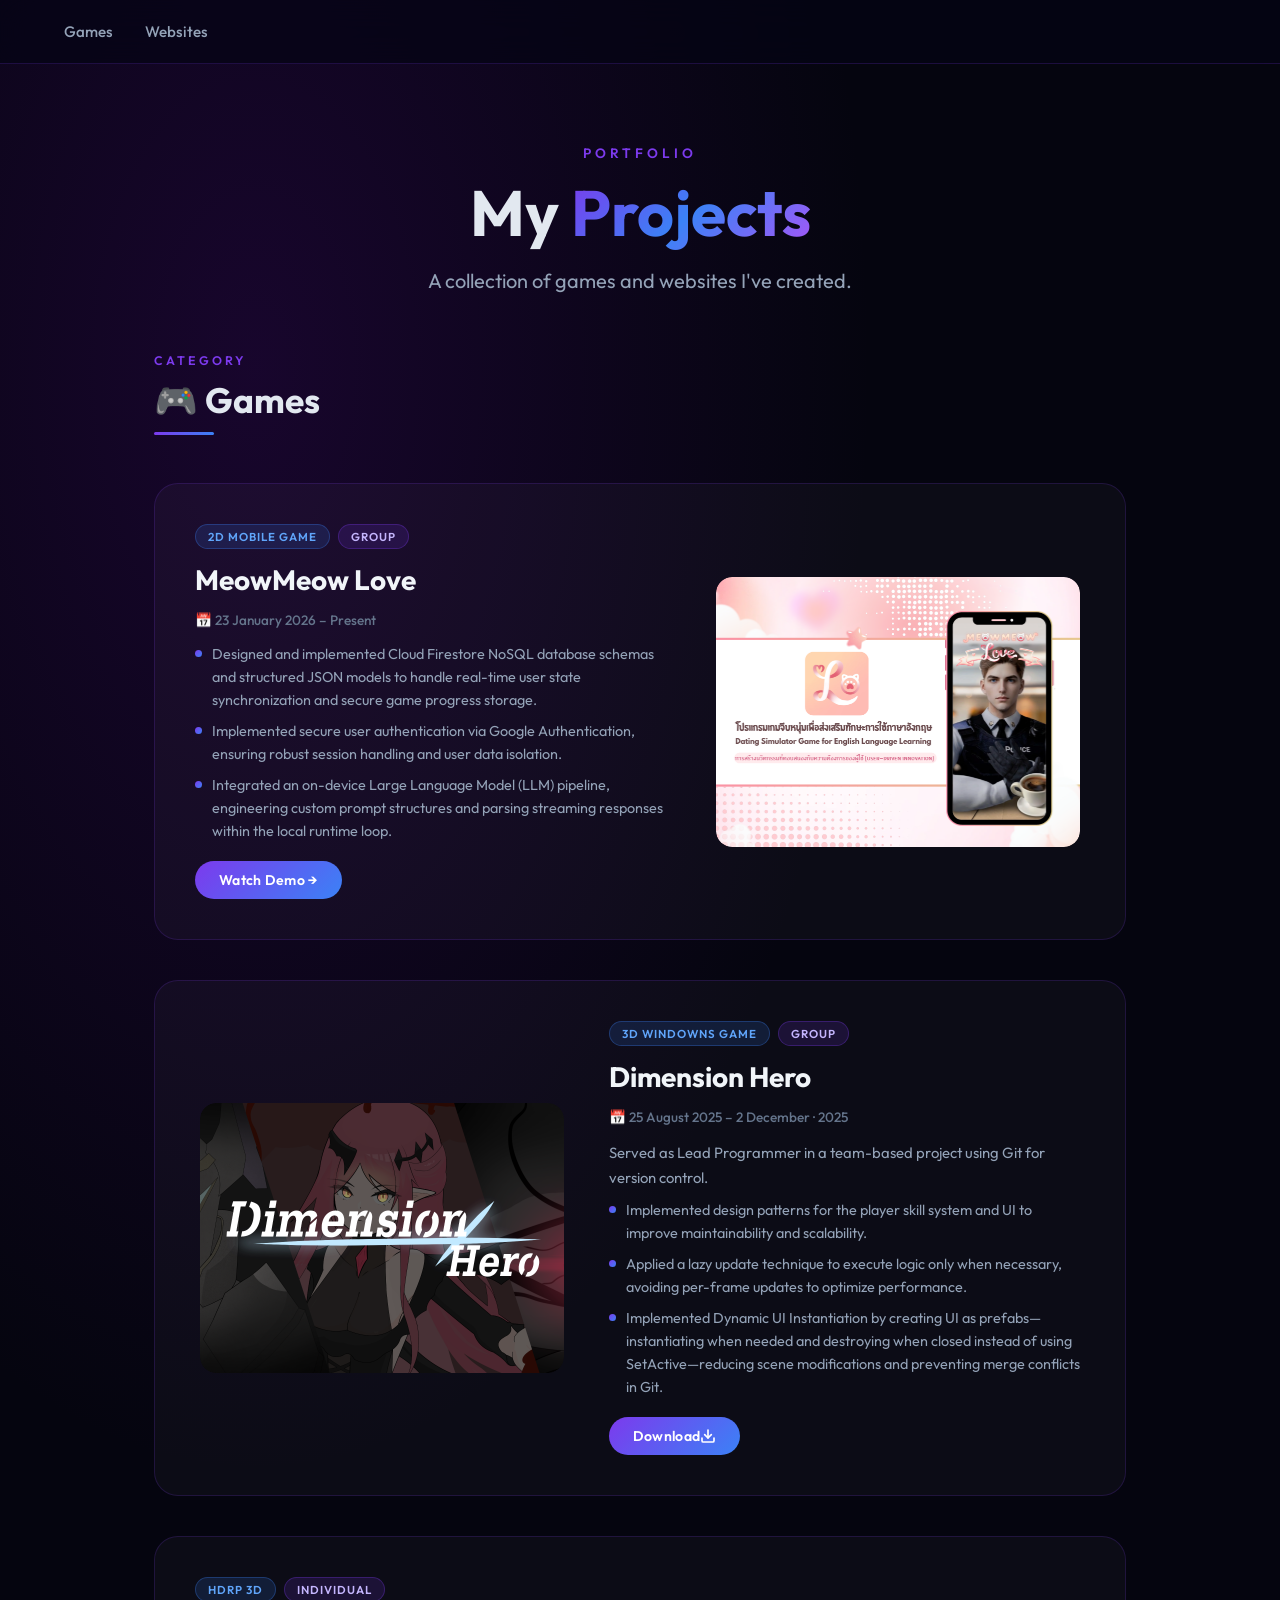
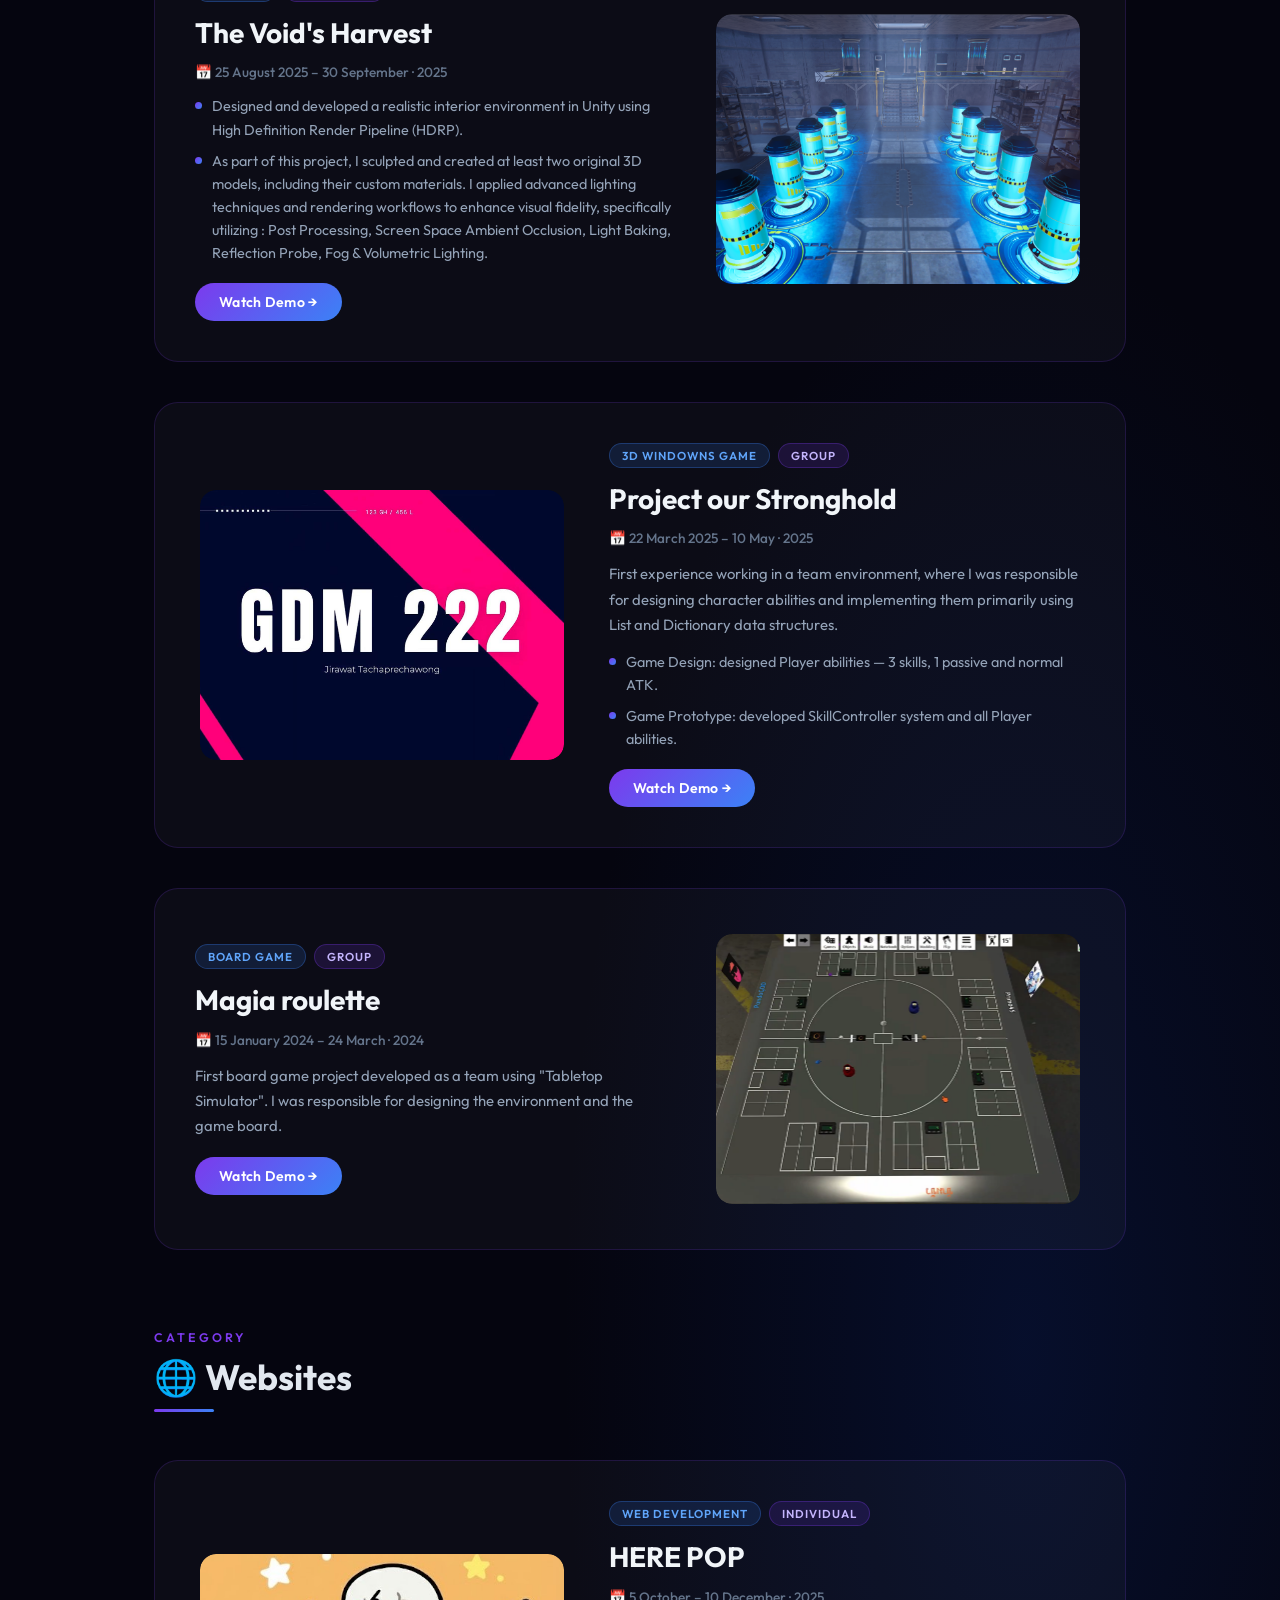
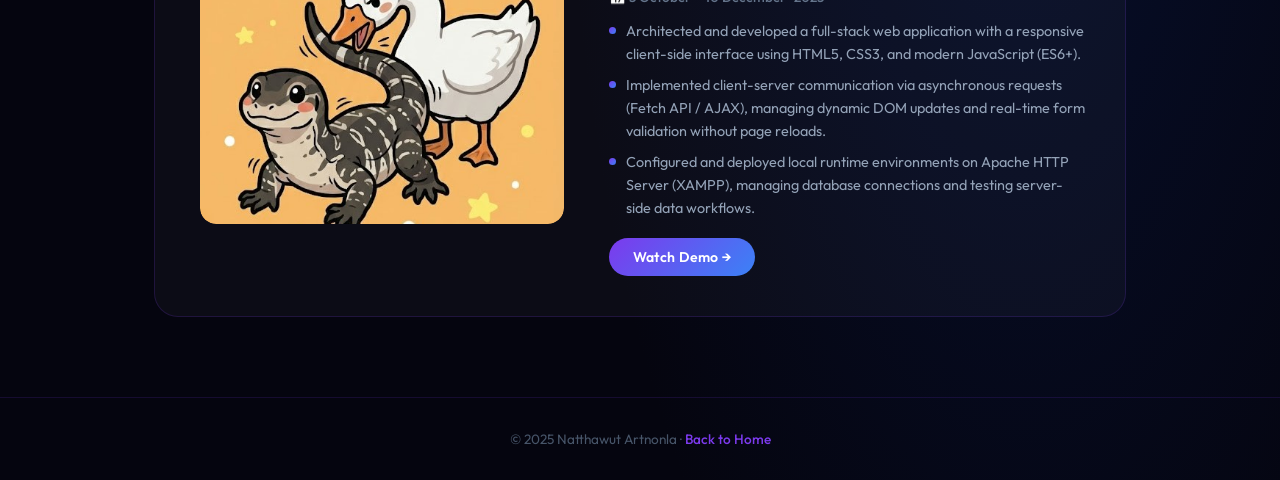
<file: index.html>
<!DOCTYPE html>
<html lang="en">

<head>
    <meta charset="UTF-8">
    <meta name="viewport" content="width=device-width, initial-scale=1.0">
    <title>MY Projects</title>
    <link rel="preconnect" href="https://fonts.googleapis.com">
    <link rel="preconnect" href="https://fonts.gstatic.com" crossorigin>
    <link href="https://fonts.googleapis.com/css2?family=Outfit:wght@300;400;500;600;700&display=swap" rel="stylesheet">
    <link rel="stylesheet" href="CSS/project.css">
    <script src="JS/project.js"></script>
</head>

<body>

    <!-- Animated background particles -->
    <div class="bg-particles">
        <span></span><span></span><span></span><span></span><span></span>
        <span></span><span></span><span></span><span></span><span></span>
    </div>

    <!-- Navbar -->
    <nav class="navbar">
        <!-- <a href="index.html" class="back-btn">
            <svg xmlns="http://www.w3.org/2000/svg" width="18" height="18" viewBox="0 0 24 24" fill="none"
                stroke="currentColor" stroke-width="2.5" stroke-linecap="round" stroke-linejoin="round">
                <polyline points="15 18 9 12 15 6"></polyline>
            </svg>
            Back
        </a> -->
        <div class="nav-links">
            <a href="#games" class="nav-link">Games</a>
            <a href="#websites" class="nav-link">Websites</a>
            <!-- <a href="#models" class="nav-link">Models</a> -->
        </div>
    </nav>

    <!-- Hero -->
    <header class="hero">
        <p class="hero-subtitle">Portfolio</p>
        <h1 class="hero-title">My <span class="gradient-text">Projects</span></h1>
        <p class="hero-desc">A collection of games and websites I've created.</p>
    </header>

    <!-- ===== GAMES SECTION ===== -->
    <section id="games" class="section">
        <div class="section-header">
            <div class="section-tag">Category</div>
            <h2 class="section-title">🎮 Games</h2>
        </div>

        <!-- Game Card 1 -->
        <article class="project-card reverse">
            <div class="card-image">
                <a href="https://drive.google.com/file/d/1RLMhVsX60sJejpXDkqnByj5qiEIsUB55/view?usp=sharing"
                    target="_blank">
                    <div class="img-container">
                        <img src="CSS/Picture/Project/MeowMeowLove1.png">
                        <div class="image-overlay">
                            <span class="play-icon">▶ Watch Demo</span>
                        </div>
                    </div>
                </a>
            </div>
            <div class="card-info">
                <div class="card-meta">
                    <span class="badge badge-blue">2D Mobile Game</span>
                    <span class="badge badge-purple">Group</span>
                </div>
                <h3 class="card-title">MeowMeow Love</h3>
                <p class="card-date">📅 23 January 2026 – Present</p>
                <ul class="card-list">
                    <li><span class="list-dot"></span>Designed and implemented Cloud Firestore NoSQL database schemas
                        and structured JSON models to handle real-time user state synchronization and secure game
                        progress storage.</li>
                    <li><span class="list-dot"></span>Implemented secure user authentication via Google Authentication,
                        ensuring robust session handling and user data isolation.</li>
                    <li><span class="list-dot"></span>Integrated an on-device Large Language Model (LLM) pipeline,
                        engineering custom prompt structures and parsing streaming responses within the local runtime
                        loop.</li>
                </ul>
                <a href="https://drive.google.com/file/d/1RLMhVsX60sJejpXDkqnByj5qiEIsUB55/view?usp=sharing"
                    target="_blank" class="card-btn">Watch Demo →</a>
            </div>
        </article>

        <!-- Game Card 2 -->
        <article class="project-card">
            <div class="card-image">
                <a href="https://youtu.be/V4OHTTCNAgU" target="_blank">
                    <div class="img-container">
                        <img src="CSS/Picture/Project/Dimension Hero.png" alt="Dimention Hero game screenshot">
                        <div class="image-overlay">
                            <span class="play-icon">▶ Watch Demo</span>
                        </div>
                    </div>
                </a>
            </div>
            <div class="card-info">
                <div class="card-meta">
                    <span class="badge badge-blue">3D Windowns Game</span>
                    <span class="badge badge-purple">Group</span>
                </div>
                <h3 class="card-title">Dimension Hero</h3>
                <p class="card-date">📅 25 August 2025 – 2 December · 2025</p>
                <ul class="card-list">
                    <p class="card-desc">
                        Served as Lead Programmer in a team-based project using Git for version control.
                    </p>
                    <li><span class="list-dot"></span>Implemented design patterns for the player skill system and UI to
                        improve maintainability and scalability.</li>
                    <li><span class="list-dot"></span>Applied a lazy update technique to execute logic only when
                        necessary, avoiding per-frame updates to optimize performance.</li>
                    <!-- <li><span class="list-dot"></span>Structured character systems using the MVC (Model–View–Controller)
                        pattern to ensure clear separation of responsibilities.</li> -->
                    <li><span class="list-dot"></span>Implemented Dynamic UI Instantiation by creating UI as
                        prefabs—instantiating when needed and destroying when closed instead of using SetActive—reducing
                        scene modifications and preventing merge conflicts in Git.</li>

                </ul>
                <a href="https://frame5482.itch.io/dimensionhero" target="_blank" class="card-btn">Download
                    <svg xmlns="http://www.w3.org/2000/svg" width="16" height="16" viewBox="0 0 24 24" fill="none"
                        stroke="currentColor" stroke-width="2.5" stroke-linecap="round" stroke-linejoin="round">
                        <path d="M21 15v4a2 2 0 0 1-2 2H5a2 2 0 0 1-2-2v-4" />
                        <polyline points="7 10 12 15 17 10" />
                        <line x1="12" y1="15" x2="12" y2="3" />
                    </svg>
                </a>
            </div>
        </article>

        <!-- Game Card 3 -->
        <article class="project-card reverse">
            <div class="card-image">
                <a href="https://drive.google.com/file/d/1V4D4Pu9bpTp0AyydatPi5W1kQPouvfk6/view?usp=drive_link"
                    target="_blank">
                    <div class="img-container">
                        <img src="CSS/Picture/Project/HDRP/Screenshot 2025-09-28 013206.png"
                            alt="The Void's Harvest game screenshot">
                        <div class="image-overlay">
                            <span class="play-icon">▶ Watch Demo</span>
                        </div>
                    </div>
                </a>
            </div>
            <div class="card-info">
                <div class="card-meta">
                    <span class="badge badge-blue">HDRP 3D</span>
                    <span class="badge badge-purple">Individual</span>
                </div>
                <h3 class="card-title">The Void's Harvest</h3>
                <p class="card-date">📅 25 August 2025 – 30 September · 2025</p>
                <ul class="card-list">
                    <li><span class="list-dot"></span>Designed and developed a realistic interior environment in Unity
                        using High Definition Render Pipeline (HDRP).
                    </li>
                    <li><span class="list-dot"></span>As part of this project, I sculpted and created at least two
                        original 3D models, including their custom materials.
                        I applied advanced lighting techniques and rendering workflows to enhance visual fidelity,
                        specifically utilizing : Post Processing, Screen Space Ambient Occlusion, Light Baking,
                        Reflection Probe, Fog & Volumetric Lighting.
                    </li>
                </ul>
                <a href="https://drive.google.com/file/d/1V4D4Pu9bpTp0AyydatPi5W1kQPouvfk6/view?usp=drive_link"
                    target="_blank" class="card-btn">Watch Demo →</a>
            </div>
        </article>

        <!-- Game Card 4 -->
        <!-- <article class="project-card">
            <div class="card-image">
                <a href="https://youtu.be/TnqT8OMCmWI" target="_blank">
                    <div class="img-container">
                        <img src="CSS/Picture/Project/SweetDream01.png" alt="SweetDream game screenshot">
                        <div class="image-overlay">
                            <span class="play-icon">▶ Watch Demo</span>
                        </div>
                    </div>
                </a>
            </div>
            <div class="card-info">
                <div class="card-meta">
                    <span class="badge badge-blue">2D Mobile Game</span>
                    <span class="badge badge-purple">Individual</span>
                </div>
                <h3 class="card-title">SweetDream</h3>
                <p class="card-date">📅 18 March 2025 – 30 May · 2025</p>
                <ul class="card-list">
                    <li><span class="list-dot"></span>Game Design: Designed game mechanics for a mobile game, defining
                        objectives, rules, challenges, player controls,
                        rewards, and feedback to create a unique and engaging experience.</li>
                    <li><span class="list-dot"></span>Game Prototype: Developed a playable prototype showcasing the core
                        gameplay and features, applying techniques such
                        as Tilemap, animation, UI, and post-processing.</li>
                </ul>
                <a href="https://youtu.be/TnqT8OMCmWI" target="_blank" class="card-btn">Watch Demo →</a>
            </div>
        </article> -->

        <!-- Game Card 5 -->
        <article class="project-card">
            <div class="card-image">
                <a href="https://youtu.be/SMgjM12VaTE?si=pZQJ7mC2Y5BUNyD-" target="_blank">
                    <div class="img-container">
                        <img src="CSS/Picture/Project/Subject.jpg" alt="Project our Stronghold screenshot">
                        <div class="image-overlay">
                            <span class="play-icon">▶ Watch Demo</span>
                        </div>
                    </div>
                </a>
            </div>
            <div class="card-info">
                <div class="card-meta">
                    <span class="badge badge-blue">3D Windowns Game</span>
                    <span class="badge badge-purple">Group</span>
                </div>
                <h3 class="card-title">Project our Stronghold</h3>
                <p class="card-date">📅 22 March 2025 – 10 May · 2025</p>
                <p class="card-desc">
                    First experience working in a team environment, where I was responsible for designing character
                    abilities and implementing them primarily using List and Dictionary data structures.
                </p>
                <ul class="card-list">
                    <li><span class="list-dot"></span>Game Design: designed Player abilities — 3 skills, 1 passive and
                        normal ATK.</li>
                    <li><span class="list-dot"></span>Game Prototype: developed SkillController system and all Player
                        abilities.</li>
                </ul>
                <a href="https://youtu.be/SMgjM12VaTE?si=pZQJ7mC2Y5BUNyD-" target="_blank" class="card-btn">Watch Demo
                    →</a>
            </div>
        </article>

        <!-- Game Card 6 -->
        <article class="project-card reverse">
            <div class="card-image">
                <a href="https://youtu.be/2i_4KTPqQ7w?si=im1fEBVbJIatMyiv" target="_blank">
                    <div class="img-container">
                        <img src="CSS/Picture/Project/Magia roulette.png" alt="Magia roulettet">
                        <div class="image-overlay">
                            <span class="play-icon">▶ Watch Demo</span>
                        </div>
                    </div>
                </a>
            </div>
            <div class="card-info">
                <div class="card-meta">
                    <span class="badge badge-blue">Board Game</span>
                    <span class="badge badge-purple">Group</span>
                </div>
                <h3 class="card-title">Magia roulette</h3>
                <p class="card-date">📅 15 January 2024 – 24 March · 2024</p>
                <p class="card-desc">
                    First board game project developed as a team using "Tabletop Simulator". I was responsible for
                    designing the environment and the game board.
                </p>
                <a href="https://youtu.be/2i_4KTPqQ7w?si=im1fEBVbJIatMyiv" target="_blank" class="card-btn">Watch Demo
                    →</a>
            </div>
        </article>
    </section>

    <!-- ===== WEBSITES SECTION ===== -->
    <section id="websites" class="section">
        <div class="section-header">
            <div class="section-tag">Category</div>
            <h2 class="section-title">🌐 Websites</h2>
        </div>
        <!-- Website Card 1 -->
        <article class="project-card">
            <div class="card-image">
                <a href="https://drive.google.com/file/d/1gDzvzP9AnAFrClnCy0_hrMuTBeXoeK65/view?usp=sharing"
                    target="_blank">
                    <div class="img-container">
                        <img src="CSS/Picture/Project/HerePop1.jpg" alt="Website Project screenshot">
                        <div class="image-overlay">
                            <span class="play-icon">▶ Watch Demo</span>
                        </div>
                    </div>
                </a>
            </div>
            <div class="card-info">
                <div class="card-meta">
                    <span class="badge badge-blue">Web Development</span>
                    <span class="badge badge-purple">Individual</span>
                </div>
                <h3 class="card-title">HERE POP</h3>
                <p class="card-date">📅 5 October – 10 December · 2025</p>
                <ul class="card-list">
                    <li><span class="list-dot"></span>Architected and developed a full-stack web application with a
                        responsive client-side interface using HTML5, CSS3, and modern JavaScript (ES6+).</li>
                    <li><span class="list-dot"></span>Implemented client-server communication via asynchronous requests
                        (Fetch API / AJAX), managing dynamic DOM updates and real-time form validation without page
                        reloads.
                    </li>
                    <li><span class="list-dot"></span>Configured and deployed local runtime environments on Apache HTTP
                        Server (XAMPP), managing database connections and testing server-side data workflows.
                    </li>
                </ul>
                <a href="https://drive.google.com/file/d/1gDzvzP9AnAFrClnCy0_hrMuTBeXoeK65/view?usp=sharing"
                    target="_blank" class="card-btn">Watch Demo →</a>
            </div>
        </article>
    </section>

    <!-- ===== MODELS SECTION ===== -->
    <!--<section id="models" class="section">
        <div class="section-header">
            <div class="section-tag">Category</div>
            <h2 class="section-title">🧊 Models</h2>
        </div>

        <div class="models-grid">

            Model Card 1
            <article class="model-card" data-title="Soldier boy" data-software="Autodesk Maya" data-polygons="~8200"
                data-year="2025" data-desc="" data-images='["CSS/Picture/Project/Model/Pose1.jpg"]'>
                <div class="model-image">
                    <button class="model-view-btn" aria-label="View model details">
                        <img src="CSS/Picture/Project/Model/Pose.png" alt="3D Model 1">
                        <div class="image-overlay">
                            <span class="play-icon">🔍 View</span>
                        </div>
                    </button>
                </div>
                <div class="model-info">
                    <span class="badge badge-purple">3D Model</span>
                    <h3 class="model-title">Soldier boy</h3>
                    <p class="model-desc">Lorem ipsum dolor sit amet, consectetur adipiscing elit. Sed do eiusmod tempor
                        incididunt ut labore.</p>
                </div>
            </article>

            Model Card 2
            <article class="model-card" data-title="Dream House" data-software="Autodesk Maya" data-polygons="~4000"
                data-year="2024" data-desc=""
                data-images='["CSS/Picture/Project/Model/house.jpg","CSS/Picture/Project/Model/house1.jpg","CSS/Picture/Project/Model/house2.jpg"]'>
                <div class="model-image">
                    <button class="model-view-btn" aria-label="View model details">
                        <img src="CSS/Picture/Project/Model/house3.jpg" alt="3D Model 2">
                        <div class="image-overlay">
                            <span class="play-icon">🔍 View</span>
                        </div>
                    </button>
                </div>
                <div class="model-info">
                    <span class="badge badge-purple">3D Model</span>
                    <h3 class="model-title">Dream House</h3>
                    <p class="model-desc">Lorem ipsum dolor sit amet, consectetur adipiscing elit. Sed do eiusmod tempor
                        incididunt ut labore.</p>
                </div>
            </article>

            Model Card 3
            article class="model-card" data-title="Model Title 3" data-software="Autodesk Maya" data-polygons="~20,000"
                data-year="2025"
                data-desc="Short description of this 3D model. Explain the concept, techniques used, and what makes it interesting."
                data-images='["#","#","#"]'>
                <div class="model-image">
                    <button class="model-view-btn" aria-label="View model details">
                        <img src="#" alt="3D Model 3">
                        <div class="image-overlay">
                            <span class="play-icon">🔍 View</span>
                        </div>
                    </button>
                </div>
                <div class="model-info">
                    <span class="badge badge-purple">3D Model</span>
                    <h3 class="model-title">Model Title 3</h3>
                    <p class="model-desc">Lorem ipsum dolor sit amet, consectetur adipiscing elit. Sed do eiusmod tempor
                        incididunt ut labore.</p>
                </div>
            </article> -->

    <!-- Model Card 4 -->
    <!-- <article class="model-card" data-title="Model Title 4" data-software="Autodesk Maya" data-polygons="~5,200"
                data-year="2025"
                data-desc="Short description of this 3D model. Explain the concept, techniques used, and what makes it interesting."
                data-images='["#","#","#"]'>
                <div class="model-image">
                    <button class="model-view-btn" aria-label="View model details">
                        <img src="#" alt="3D Model 4">
                        <div class="image-overlay">
                            <span class="play-icon">🔍 View</span>
                        </div>
                    </button>
                </div>
                <div class="model-info">
                    <span class="badge badge-purple">3D Model</span>
                    <h3 class="model-title">Model Title 4</h3>
                    <p class="model-desc">Lorem ipsum dolor sit amet, consectetur adipiscing elit. Sed do eiusmod tempor
                        incididunt ut labore.</p>
                </div>
            </article>

        </div>
    </section>-->

    <footer class="page-footer">
        <p>© 2025 Natthawut Artnonla · <a href="index.html">Back to Home</a></p>
    </footer>

    <!-- ===== MODEL MODAL ===== -->
    <div id="model-modal" class="modal-overlay" role="dialog" aria-modal="true" aria-hidden="true">
        <div class="modal-box">
            <!-- Close -->
            <button class="modal-close" id="modal-close-btn" aria-label="Close modal">✕</button>

            <!-- Gallery -->
            <div class="modal-gallery">
                <div class="gallery-track" id="gallery-track"></div>
                <button class="gallery-btn gallery-prev" id="gallery-prev" aria-label="Previous image">&#8249;</button>
                <button class="gallery-btn gallery-next" id="gallery-next" aria-label="Next image">&#8250;</button>
                <div class="gallery-dots" id="gallery-dots"></div>
            </div>

            <!-- Info -->
            <div class="modal-info">
                <h2 class="modal-title" id="modal-title"></h2>
                <div class="modal-meta-grid">
                    <div class="meta-item">
                        <span class="meta-label">Software</span>
                        <span class="meta-value" id="modal-software"></span>
                    </div>
                    <div class="meta-item">
                        <span class="meta-label">Polygons</span>
                        <span class="meta-value" id="modal-polygons"></span>
                    </div>
                    <div class="meta-item">
                        <span class="meta-label">Year</span>
                        <span class="meta-value" id="modal-year"></span>
                    </div>
                </div>
                <p class="modal-desc" id="modal-desc"></p>
            </div>
        </div>
    </div>
</body>

</html>
</file>
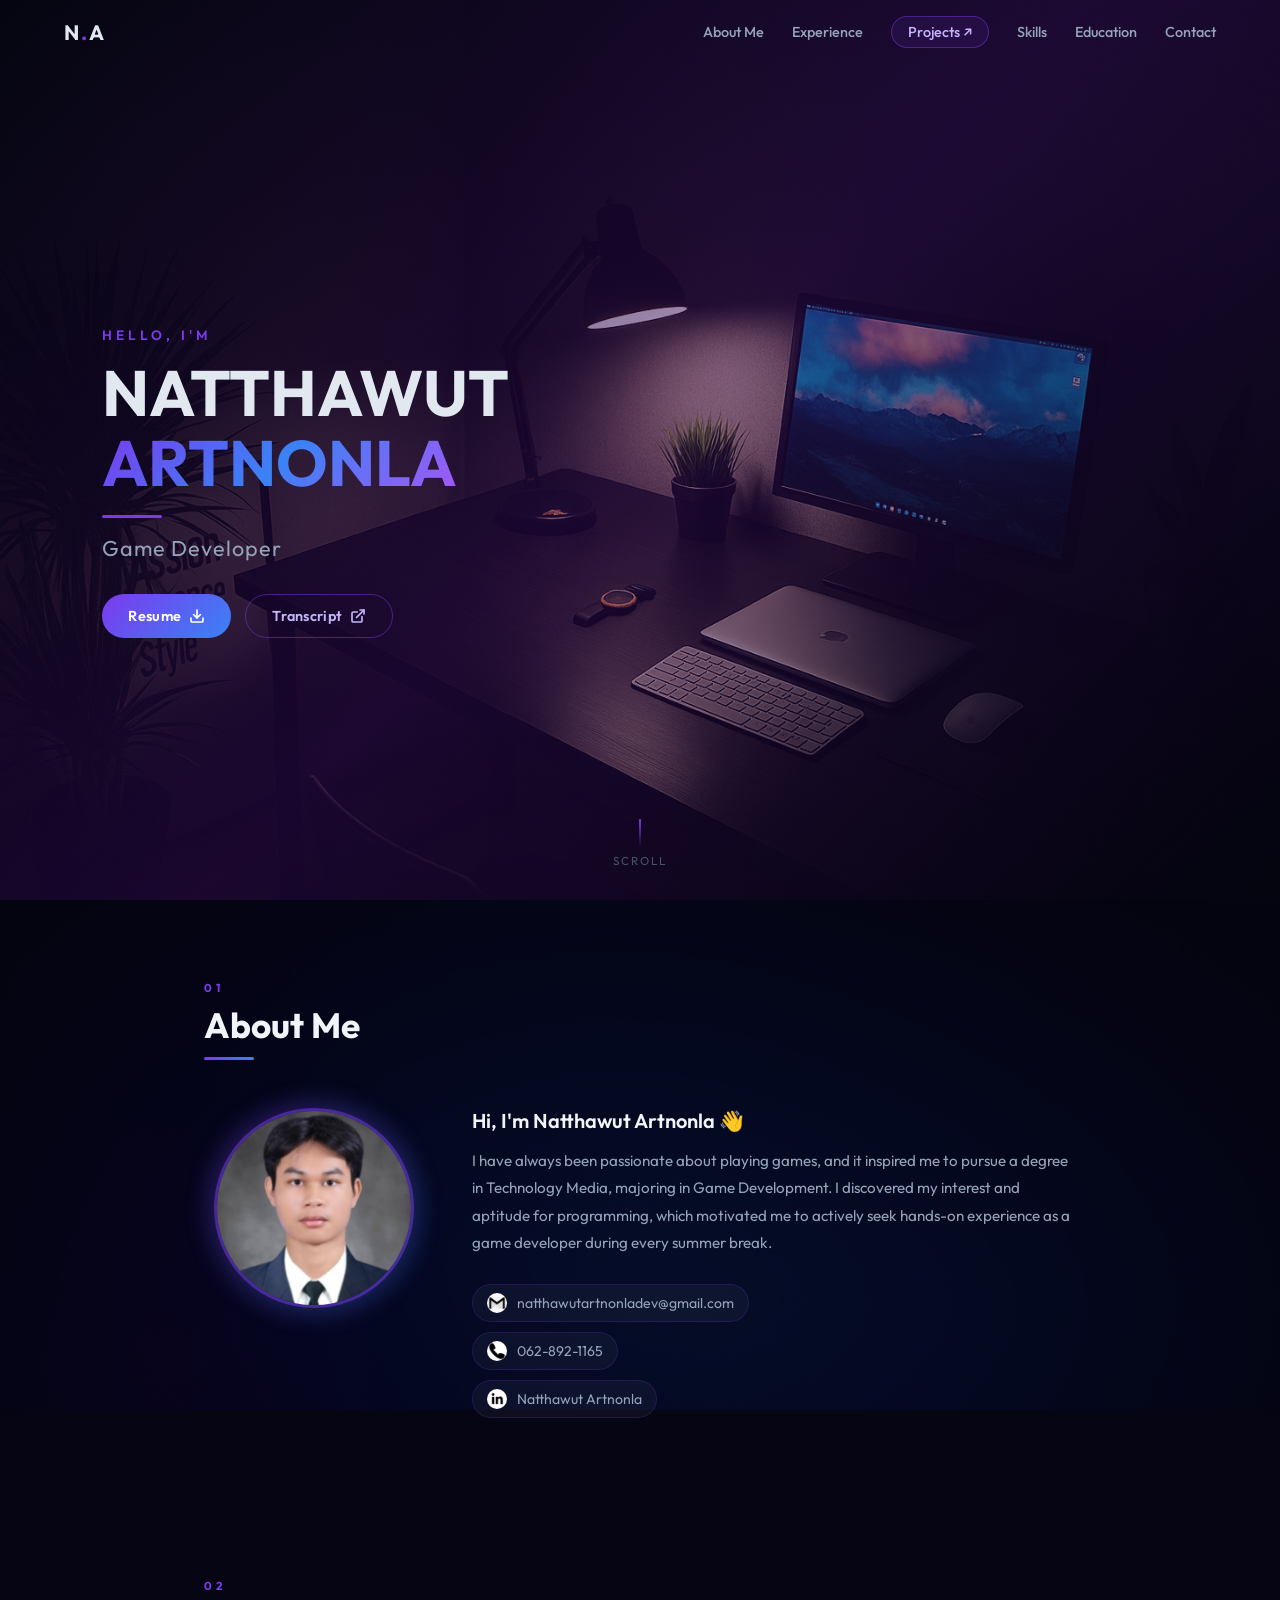
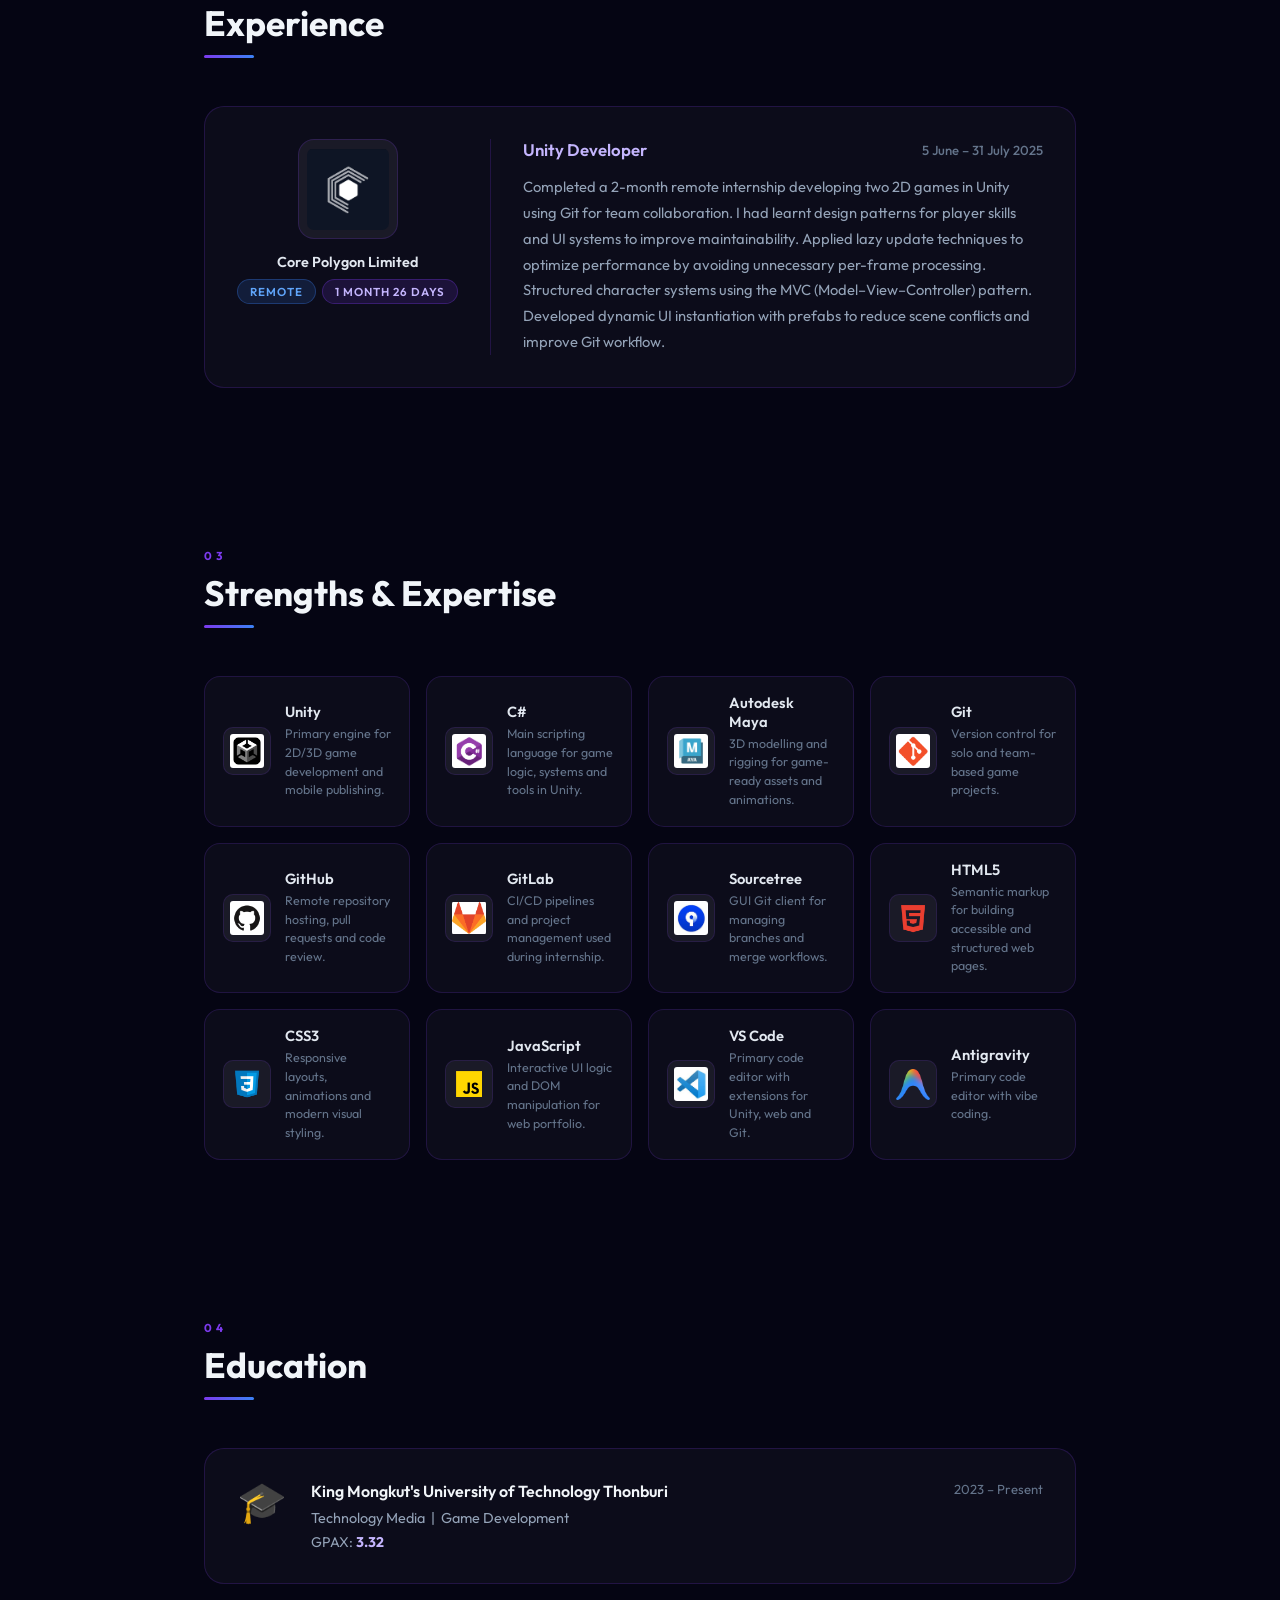
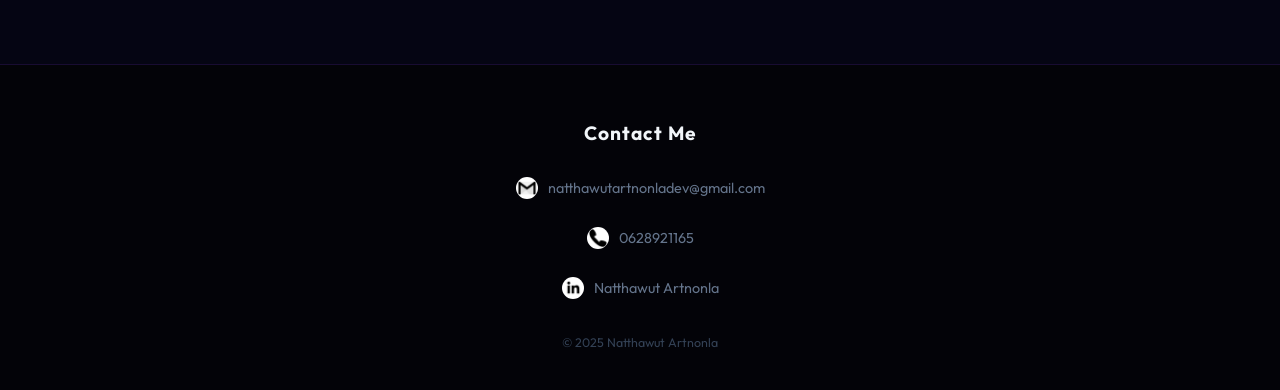
<file: profile.html>
<!DOCTYPE html>
<html lang="en">

<head>
    <meta charset="UTF-8">
    <meta name="viewport" content="width=device-width, initial-scale=1.0">
    <title>NATTHAWUT ARTNONLA</title>
    <link rel="preconnect" href="https://fonts.googleapis.com">
    <link rel="preconnect" href="https://fonts.gstatic.com" crossorigin>
    <link href="https://fonts.googleapis.com/css2?family=Outfit:wght@300;400;500;600;700&display=swap" rel="stylesheet">
    <link rel="stylesheet" href="CSS/home_page.css">
</head>

<body>

    <!-- ===== SIDEBAR (mobile) ===== -->
    <div id="side-menubar">
        <div class="sidebar-inner">
            <button id="closesidebar" aria-label="Close menu">
                <svg xmlns="http://www.w3.org/2000/svg" width="22" height="22" viewBox="0 0 24 24" fill="none"
                    stroke="currentColor" stroke-width="2.5" stroke-linecap="round" stroke-linejoin="round">
                    <line x1="18" y1="6" x2="6" y2="18"></line>
                    <line x1="6" y1="6" x2="18" y2="18"></line>
                </svg>
            </button>
            <nav class="sidebar-nav">
                <a href="#aboutMe">About Me</a>
                <a href="#experience">Experience</a>
                <a href="project.html">Projects</a>
                <a href="#skills">Skills</a>
                <a href="#education">Education</a>
                <a href="#footer">Contact</a>
            </nav>
        </div>
    </div>
    <div id="sidebar-overlay"></div>

    <!-- ===== TOP NAVBAR ===== -->
    <header class="navbar" id="navbar">
        <!-- Hamburger (visible ≤560px) -->
        <button id="showsidebar" aria-label="Open menu">
            <span></span><span></span><span></span>
        </button>

        <div class="nav-logo">N<span class="accent">.</span>A</div>

        <nav class="nav-links">
            <a href="#aboutMe" class="nav-link">About Me</a>
            <a href="#experience" class="nav-link">Experience</a>
            <a href="project.html" class="nav-link nav-link-projects">Projects ↗</a>
            <a href="#skills" class="nav-link">Skills</a>
            <a href="#education" class="nav-link">Education</a>
            <a href="#footer" class="nav-link">Contact</a>
        </nav>
    </header>

    <!-- ===== HERO ===== -->
    <section class="hero">
        <div class="hero-overlay"></div>
        <div class="hero-content">
            <p class="hero-eyebrow">Hello, I'm</p>
            <h1 class="hero-name">NATTHAWUT<br><span class="gradient-text">ARTNONLA</span></h1>
            <hr class="hero-divider">
            <h2 class="hero-role">Game Developer</h2>
            <div class="hero-btns">
                <a href="CSS/Picture/Other/Natthawut_Artnonla_Resume.pdf" download class="btn btn-primary">
                    Resume
                    <svg xmlns="http://www.w3.org/2000/svg" width="16" height="16" viewBox="0 0 24 24" fill="none"
                        stroke="currentColor" stroke-width="2.5" stroke-linecap="round" stroke-linejoin="round">
                        <path d="M21 15v4a2 2 0 0 1-2 2H5a2 2 0 0 1-2-2v-4" />
                        <polyline points="7 10 12 15 17 10" />
                        <line x1="12" y1="15" x2="12" y2="3" />
                    </svg>
                </a>
                <a href="CSS/Picture/Other/Natthawut_Artnonla_Transcript.pdf" target="_blank" class="btn btn-outline">
                    Transcript
                    <svg xmlns="http://www.w3.org/2000/svg" width="16" height="16" viewBox="0 0 24 24" fill="none"
                        stroke="currentColor" stroke-width="2.5" stroke-linecap="round" stroke-linejoin="round">
                        <path d="M18 13v6a2 2 0 0 1-2 2H5a2 2 0 0 1-2-2V8a2 2 0 0 1 2-2h6" />
                        <polyline points="15 3 21 3 21 9" />
                        <line x1="10" y1="14" x2="21" y2="3" />
                    </svg>
                </a>
            </div>
        </div>
        <div class="hero-scroll-hint">
            <span></span>Scroll
        </div>
    </section>

    <!-- ===== MAIN CONTENT ===== -->
    <main id="main-content">

        <!-- About Me -->
        <section id="aboutMe" class="content-section">
            <div class="section-label">01</div>
            <h2 class="section-title">About Me</h2>
            <div class="about-grid">
                <div class="about-photo">
                    <img src="CSS/Picture/Other/asic.jpg" alt="Natthawut Artnonla">
                    <div class="photo-glow"></div>
                </div>
                <div class="about-text">
                    <h3 class="about-name">Hi, I'm Natthawut Artnonla 👋</h3>
                    <p class="about-bio">
                        I have always been passionate about playing games, and it inspired me to pursue a degree in
                        Technology Media, majoring in Game Development. I discovered my interest and aptitude for
                        programming, which motivated me to actively seek hands-on experience as a game developer
                        during every summer break.
                    </p>
                    <div class="contact-chips">
                        <a class="chip" href="mailto:natthawutartnonladev@gmail.com">
                            <img src="CSS/Picture/Icon/19578_0.jpg" alt="email">
                            natthawutartnonladev@gmail.com
                        </a>
                        <a class="chip">
                            <img src="CSS/Picture/Icon/19579_0.jpg" alt="phone">
                            062-892-1165
                        </a>
                        <a class="chip" href="https://www.linkedin.com/in/natthawut-artnonla-027340320/"
                            target="_blank">
                            <img src="CSS/Picture/Icon/19580_0.jpg" alt="linkedin">
                            Natthawut Artnonla
                        </a>
                    </div>
                </div>
            </div>
        </section>

        <!-- Experience -->
        <section id="experience" class="content-section">
            <div class="section-label">02</div>
            <h2 class="section-title">Experience</h2>

            <div class="exp-card">
                <div class="exp-company">
                    <img src="CSS/Picture/Other/CorePolygon.png" alt="Core Polygon Limited">
                    <div class="exp-company-meta">
                        <h3>Core Polygon Limited</h3>
                        <div class="exp-badges">
                            <span class="badge badge-blue">Remote</span>
                            <span class="badge badge-purple">1 Month 26 days</span>
                        </div>
                    </div>
                </div>
                <div class="exp-divider"></div>
                <div class="exp-details">
                    <div class="exp-header">
                        <span class="exp-role">Unity Developer</span>
                        <span class="exp-date">5 June – 31 July 2025</span>
                    </div>
                    <p class="exp-desc">
                        Completed a 2-month remote internship developing two 2D games in Unity using Git for team
                        collaboration. I had learnt design patterns for player skills and UI systems to improve
                        maintainability. Applied lazy update techniques to optimize performance by avoiding unnecessary
                        per-frame processing. Structured character systems using the MVC (Model–View–Controller)
                        pattern. Developed dynamic UI instantiation with prefabs to reduce scene conflicts and improve
                        Git workflow.
                    </p>
                </div>
            </div>
        </section>

        <!-- Skills -->
        <section id="skills" class="content-section">
            <div class="section-label">03</div>
            <h2 class="section-title">Strengths &amp; Expertise</h2>
            <div class="skills-grid">

                <!-- Game Dev -->
                <div class="skill-card">
                    <img src="CSS/Picture/Skills/unity.png" alt="Unity">
                    <div class="skill-info">
                        <h4>Unity</h4>
                        <p>Primary engine for 2D/3D game development and mobile publishing.</p>
                    </div>
                </div>
                <div class="skill-card">
                    <img src="CSS/Picture/Skills/cshape.png" alt="C#">
                    <div class="skill-info">
                        <h4>C#</h4>
                        <p>Main scripting language for game logic, systems and tools in Unity.</p>
                    </div>
                </div>

                <!-- 3D & Version Control -->
                <div class="skill-card">
                    <img src="CSS/Picture/Skills/maya.webp" alt="Maya">
                    <div class="skill-info">
                        <h4>Autodesk Maya</h4>
                        <p>3D modelling and rigging for game-ready assets and animations.</p>
                    </div>
                </div>
                <div class="skill-card">
                    <img src="CSS/Picture/Skills/git.png" alt="Git">
                    <div class="skill-info">
                        <h4>Git</h4>
                        <p>Version control for solo and team-based game projects.</p>
                    </div>
                </div>
                <div class="skill-card">
                    <img src="CSS/Picture/Skills/github.png" alt="GitHub">
                    <div class="skill-info">
                        <h4>GitHub</h4>
                        <p>Remote repository hosting, pull requests and code review.</p>
                    </div>
                </div>
                <div class="skill-card">
                    <img src="CSS/Picture/Skills/gitlab.png" alt="GitLab">
                    <div class="skill-info">
                        <h4>GitLab</h4>
                        <p>CI/CD pipelines and project management used during internship.</p>
                    </div>
                </div>
                <div class="skill-card">
                    <img src="CSS/Picture/Skills/sourcetree.jpg" alt="Sourcetree">
                    <div class="skill-info">
                        <h4>Sourcetree</h4>
                        <p>GUI Git client for managing branches and merge workflows.</p>
                    </div>
                </div>

                <!-- Web -->
                <div class="skill-card">
                    <img src="CSS/Picture/Skills/html5.png" alt="HTML5">
                    <div class="skill-info">
                        <h4>HTML5</h4>
                        <p>Semantic markup for building accessible and structured web pages.</p>
                    </div>
                </div>
                <div class="skill-card">
                    <img src="CSS/Picture/Skills/css.png" alt="CSS">
                    <div class="skill-info">
                        <h4>CSS3</h4>
                        <p>Responsive layouts, animations and modern visual styling.</p>
                    </div>
                </div>
                <div class="skill-card">
                    <img src="CSS/Picture/Skills/javascript.png" alt="JavaScript">
                    <div class="skill-info">
                        <h4>JavaScript</h4>
                        <p>Interactive UI logic and DOM manipulation for web portfolio.</p>
                    </div>
                </div>
                <div class="skill-card">
                    <img src="CSS/Picture/Skills/vscode.jpg" alt="VS Code">
                    <div class="skill-info">
                        <h4>VS Code</h4>
                        <p>Primary code editor with extensions for Unity, web and Git.</p>
                    </div>
                </div>
                <div class="skill-card">
                    <img src="CSS/Picture/Skills/antigravity.png" alt="Antigravity">
                    <div class="skill-info">
                        <h4>Antigravity</h4>
                        <p>Primary code editor with vibe coding.</p>
                    </div>
                </div>

            </div>
        </section>

        <!-- Education -->
        <section id="education" class="content-section">
            <div class="section-label">04</div>
            <h2 class="section-title">Education</h2>
            <div class="edu-card">
                <div class="edu-icon">🎓</div>
                <div class="edu-info">
                    <div class="edu-row">
                        <h3>King Mongkut's University of Technology Thonburi</h3>
                        <span class="edu-year">2023 – Present</span>
                    </div>
                    <p class="edu-major">Technology Media &nbsp;|&nbsp; Game Development</p>
                    <p class="edu-gpa">GPAX: <strong>3.32</strong></p>
                </div>
            </div>
        </section>

    </main>

    <!-- ===== FOOTER ===== -->
    <footer id="footer">
        <p class="footer-heading">Contact Me</p>
        <div class="footer-links">
            <a href="mailto:natthawutartnonladev@gmail.com">
                <img src="CSS/Picture/Icon/19578_0.jpg" alt="email"> natthawutartnonladev@gmail.com
            </a>
            <a>
                <img src="CSS/Picture/Icon/19579_0.jpg" alt="phone"> 0628921165
            </a>
            <a href="https://www.linkedin.com/in/natthawut-artnonla-027340320/" target="_blank">
                <img src="CSS/Picture/Icon/19580_0.jpg" alt="linkedin"> Natthawut Artnonla
            </a>
        </div>
        <p class="footer-copy">© 2025 Natthawut Artnonla</p>
    </footer>

    <script>
        // ----- Navbar scroll shadow -----
        const navbar = document.getElementById('navbar');
        window.addEventListener('scroll', () => {
            navbar.classList.toggle('scrolled', window.scrollY > 40);
        });

        // ----- Sidebar toggle -----
        const showBtn = document.getElementById('showsidebar');
        const closeBtn = document.getElementById('closesidebar');
        const sidebar = document.getElementById('side-menubar');
        const overlay = document.getElementById('sidebar-overlay');

        function openSidebar() {
            sidebar.classList.add('open');
            overlay.classList.add('open');
            document.body.classList.add('no-scroll');
        }
        function closeSidebar() {
            sidebar.classList.remove('open');
            overlay.classList.remove('open');
            document.body.classList.remove('no-scroll');
        }

        showBtn.addEventListener('click', openSidebar);
        closeBtn.addEventListener('click', closeSidebar);
        overlay.addEventListener('click', closeSidebar);

        // Close sidebar when a link is clicked
        document.querySelectorAll('.sidebar-nav a').forEach(link => {
            link.addEventListener('click', closeSidebar);
        });

        // ----- Scroll-reveal animation -----
        const observer = new IntersectionObserver((entries) => {
            entries.forEach(e => {
                if (e.isIntersecting) {
                    e.target.classList.add('visible');
                    observer.unobserve(e.target);
                }
            });
        }, { threshold: 0.12 });

        document.querySelectorAll('.content-section').forEach(el => observer.observe(el));
    </script>

</body>

</html>
</file>
<file: CSS/project.css>
/* =============================================
   RESET & BASE
   ============================================= */
*,
*::before,
*::after {
    margin: 0;
    padding: 0;
    box-sizing: border-box;
}

html {
    font-family: 'Outfit', Arial, sans-serif;
    scroll-behavior: smooth;
    font-size: 16px;
}

body {
    background-color: #05050f;
    background-image:
        radial-gradient(ellipse 80% 50% at 20% 10%, rgba(59, 7, 100, 0.35) 0%, transparent 60%),
        radial-gradient(ellipse 60% 50% at 80% 80%, rgba(10, 37, 110, 0.3) 0%, transparent 60%);
    color: #e2e8f0;
    min-height: 100vh;
    overflow-x: hidden;
    position: relative;
}

a {
    text-decoration: none;
    color: inherit;
}

/* =============================================
   BACKGROUND PARTICLES
   ============================================= */
.bg-particles {
    position: fixed;
    inset: 0;
    pointer-events: none;
    z-index: 0;
    overflow: hidden;
}

.bg-particles span {
    position: absolute;
    display: block;
    border-radius: 50%;
    animation: float-up linear infinite;
    opacity: 0;
}

.bg-particles span:nth-child(1) {
    width: 3px;
    height: 3px;
    left: 10%;
    background: #7c3aed;
    animation-duration: 18s;
    animation-delay: 0s;
}

.bg-particles span:nth-child(2) {
    width: 2px;
    height: 2px;
    left: 25%;
    background: #3b82f6;
    animation-duration: 22s;
    animation-delay: 3s;
}

.bg-particles span:nth-child(3) {
    width: 4px;
    height: 4px;
    left: 40%;
    background: #a855f7;
    animation-duration: 16s;
    animation-delay: 1s;
}

.bg-particles span:nth-child(4) {
    width: 2px;
    height: 2px;
    left: 55%;
    background: #60a5fa;
    animation-duration: 24s;
    animation-delay: 5s;
}

.bg-particles span:nth-child(5) {
    width: 3px;
    height: 3px;
    left: 70%;
    background: #7c3aed;
    animation-duration: 20s;
    animation-delay: 2s;
}

.bg-particles span:nth-child(6) {
    width: 2px;
    height: 2px;
    left: 85%;
    background: #3b82f6;
    animation-duration: 26s;
    animation-delay: 7s;
}

.bg-particles span:nth-child(7) {
    width: 5px;
    height: 5px;
    left: 15%;
    background: rgba(168, 85, 247, 0.4);
    animation-duration: 30s;
    animation-delay: 4s;
}

.bg-particles span:nth-child(8) {
    width: 2px;
    height: 2px;
    left: 60%;
    background: #a78bfa;
    animation-duration: 19s;
    animation-delay: 9s;
}

.bg-particles span:nth-child(9) {
    width: 3px;
    height: 3px;
    left: 78%;
    background: #818cf8;
    animation-duration: 23s;
    animation-delay: 6s;
}

.bg-particles span:nth-child(10) {
    width: 2px;
    height: 2px;
    left: 92%;
    background: #6366f1;
    animation-duration: 17s;
    animation-delay: 11s;
}

@keyframes float-up {
    0% {
        bottom: -10px;
        opacity: 0;
        transform: translateX(0) scale(1);
    }

    10% {
        opacity: 0.8;
    }

    90% {
        opacity: 0.6;
    }

    100% {
        bottom: 110vh;
        opacity: 0;
        transform: translateX(30px) scale(0.8);
    }
}

/* =============================================
   NAVBAR
   ============================================= */
.navbar {
    position: sticky;
    top: 0;
    z-index: 100;
    display: flex;
    align-items: center;
    justify-content: space-between;
    padding: 0 5%;
    height: 64px;
    background: rgba(5, 5, 20, 0.7);
    backdrop-filter: blur(20px);
    -webkit-backdrop-filter: blur(20px);
    border-bottom: 1px solid rgba(124, 58, 237, 0.2);
}

/* Back button */
.back-btn {
    display: inline-flex;
    align-items: center;
    gap: 6px;
    padding: 8px 18px;
    border-radius: 50px;
    border: 1px solid rgba(124, 58, 237, 0.5);
    background: rgba(124, 58, 237, 0.12);
    color: #c4b5fd;
    font-size: 0.9rem;
    font-weight: 500;
    cursor: pointer;
    transition: all 0.3s ease;
}

.back-btn:hover {
    background: linear-gradient(135deg, #7c3aed, #3b82f6);
    border-color: #7c3aed;
    color: #fff;
    box-shadow: 0 0 16px rgba(124, 58, 237, 0.4);
    transform: translateX(-5px);
}

/* Nav links */
.nav-links {
    display: flex;
    gap: 32px;
}

.nav-link {
    font-size: 0.95rem;
    font-weight: 500;
    color: #94a3b8;
    position: relative;
    transition: color 0.25s;
}

.nav-link::after {
    content: '';
    position: absolute;
    bottom: -4px;
    left: 0;
    width: 0;
    height: 2px;
    border-radius: 2px;
    background: linear-gradient(90deg, #7c3aed, #3b82f6);
    transition: width 0.3s ease;
}

.nav-link:hover {
    color: #e2e8f0;
}

.nav-link:hover::after {
    width: 100%;
}

/* =============================================
   HERO
   ============================================= */
.hero {
    position: relative;
    z-index: 1;
    text-align: center;
    padding: 80px 5% 60px;
    animation: fade-down 0.8s ease both;
}

.hero-subtitle {
    font-size: 0.85rem;
    font-weight: 600;
    letter-spacing: 4px;
    text-transform: uppercase;
    color: #7c3aed;
    margin-bottom: 16px;
}

.hero-title {
    font-size: clamp(2.4rem, 6vw, 4rem);
    font-weight: 700;
    line-height: 1.1;
    margin-bottom: 20px;
}

.gradient-text {
    background: linear-gradient(135deg, #7c3aed 0%, #3b82f6 50%, #a855f7 100%);
    -webkit-background-clip: text;
    -webkit-text-fill-color: transparent;
    background-clip: text;
}

.hero-desc {
    font-size: 1.25rem;
    color: #94a3b8;
    max-width: 480px;
    margin: 0 auto;
}

@keyframes fade-down {
    from {
        opacity: 0;
        transform: translateY(-24px);
    }

    to {
        opacity: 1;
        transform: translateY(0);
    }
}

/* =============================================
   SECTION COMMON
   ============================================= */
.section {
    position: relative;
    z-index: 1;
    max-width: 1100px;
    margin: 0 auto 80px;
    padding: 0 5%;
    animation: fade-up 0.7s ease both;
}

@keyframes fade-up {
    from {
        opacity: 0;
        transform: translateY(32px);
    }

    to {
        opacity: 1;
        transform: translateY(0);
    }
}

.section-header {
    margin-bottom: 48px;
}

.section-tag {
    font-size: 0.78rem;
    font-weight: 600;
    letter-spacing: 3px;
    text-transform: uppercase;
    color: #7c3aed;
    margin-bottom: 10px;
}

.section-title {
    font-size: clamp(1.6rem, 4vw, 2.2rem);
    font-weight: 700;
    color: #e2e8f0;
    position: relative;
    display: inline-block;
}

.section-title::after {
    content: '';
    display: block;
    margin-top: 10px;
    width: 60px;
    height: 3px;
    border-radius: 3px;
    background: linear-gradient(90deg, #7c3aed, #3b82f6);
}

/* =============================================
   BADGES
   ============================================= */
.badge {
    display: inline-block;
    font-size: 0.72rem;
    font-weight: 600;
    letter-spacing: 1px;
    text-transform: uppercase;
    padding: 4px 12px;
    border-radius: 50px;
}

.badge-blue {
    background: rgba(59, 130, 246, 0.15);
    color: #60a5fa;
    border: 1px solid rgba(59, 130, 246, 0.3);
}

.badge-purple {
    background: rgba(124, 58, 237, 0.15);
    color: #c4b5fd;
    border: 1px solid rgba(124, 58, 237, 0.3);
}

/* =============================================
   PROJECT CARDS (Games)
   ============================================= */
.project-card {
    display: flex;
    flex-direction: row;
    gap: 40px;
    align-items: center;
    background: rgba(255, 255, 255, 0.03);
    border: 1px solid rgba(124, 58, 237, 0.18);
    border-radius: 24px;
    padding: 40px;
    margin-bottom: 40px;
    backdrop-filter: blur(10px);
    -webkit-backdrop-filter: blur(10px);
    transition: transform 0.35s ease, border-color 0.35s ease, box-shadow 0.35s ease;
    position: relative;
    overflow: hidden;
}

.project-card::before {
    content: '';
    position: absolute;
    inset: 0;
    border-radius: 24px;
    background: linear-gradient(135deg, rgba(124, 58, 237, 0.06) 0%, rgba(59, 130, 246, 0.04) 100%);
    opacity: 0;
    transition: opacity 0.35s ease;
    pointer-events: none;
}

.project-card:hover {
    transform: translateY(-6px);
    border-color: rgba(124, 58, 237);
    box-shadow: 0 12px 40px rgba(124, 58, 237, 0.5);
}

.project-card:hover::before {
    opacity: 1;
}

.project-card.reverse {
    flex-direction: row-reverse;
}

/* Card image */
.card-image {
    flex: 0 0 42%;
    position: relative;
    border-radius: 16px;
    overflow: hidden;
}

.card-image a {
    display: block;
    position: relative;
}

.card-image a {
    margin: 5px;
}

.img-container img {
    width: 100%;
    height: 270px;
    object-fit: cover;
    border-radius: 16px;
    display: block;
    transition: transform 0.4s ease;
}

.image-overlay {
    position: absolute;
    inset: 0;
    background: rgba(7, 4, 22, 0.65);
    border-radius: 16px;
    display: flex;
    align-items: center;
    justify-content: center;
    opacity: 0;
    transition: opacity 0.3s ease;
}

.card-image a:hover {
    transition: margin 0s ease;
}

.img-container {
    overflow: hidden;
    border-radius: 16px;
    transition: transform 0.4s ease;
}

.card-image a:hover .img-container {
    transform: scale(1);
}

.card-image a:hover .img-container img {
    transform: scale(1.06);
}

.card-image a:hover .img-container .image-overlay {
    opacity: 1;
    margin: 0;
}

.play-icon {
    font-size: 0.95rem;
    font-weight: 600;
    color: #fff;
    background: linear-gradient(135deg, #7c3aed, #3b82f6);
    padding: 10px 22px;
    border-radius: 50px;
    letter-spacing: 0.5px;
}

/* Card info */
.card-info {
    flex: 1;
    display: flex;
    flex-direction: column;
    gap: 14px;
}

.card-meta {
    display: flex;
    gap: 8px;
    flex-wrap: wrap;
}

.card-title {
    font-size: clamp(1.3rem, 3vw, 1.75rem);
    font-weight: 700;
    color: #f1f5f9;
    line-height: 1.2;
}

.card-date {
    font-size: 0.85rem;
    color: #64748b;
    font-weight: 500;
}

.card-desc {
    font-size: 0.93rem;
    color: #94a3b8;
    line-height: 1.7;
}

.card-list {
    list-style: none;
    display: flex;
    flex-direction: column;
    gap: 8px;
}

.card-list li {
    font-size: 0.9rem;
    color: #94a3b8;
    display: flex;
    align-items: flex-start;
    gap: 10px;
    line-height: 1.6;
}

.list-dot {
    flex-shrink: 0;
    width: 7px;
    height: 7px;
    border-radius: 50%;
    background: linear-gradient(135deg, #7c3aed, #3b82f6);
    margin-top: 7px;
}

.card-btn {
    display: inline-flex;
    align-items: center;
    align-self: flex-start;
    padding: 10px 24px;
    border-radius: 50px;
    background: linear-gradient(135deg, #7c3aed, #3b82f6);
    color: #fff;
    font-size: 0.88rem;
    font-weight: 600;
    letter-spacing: 0.3px;
    transition: all 0.3s ease;
    margin-top: 4px;
}

.card-btn:hover {
    transform: translateX(4px);
    box-shadow: 0 8px 24px rgba(124, 58, 237, 0.45);
}

/* =============================================
   MODELS GRID
   ============================================= */
.models-grid {
    display: grid;
    grid-template-columns: 1fr 1fr 1fr;
    gap: 24px;
}

.model-card {
    background: rgba(255, 255, 255, 0.03);
    border: 1px solid rgba(124, 58, 237, 0.18);
    border-radius: 20px;
    overflow: hidden;
    transition: transform 0.35s ease, border-color 0.35s ease, box-shadow 0.35s ease;
    position: relative;
}

.model-card:hover {
    transform: translateY(-8px);
    border-color: rgba(124, 58, 237, 0.5);
    box-shadow: 0 20px 50px rgba(124, 58, 237, 0.2);
}

.model-image {
    position: relative;
    overflow: hidden;
}

.model-image a {
    display: block;
}

.model-image img {
    width: 100%;
    height: 200px;
    object-fit: cover;
    display: block;
    transition: transform 0.4s ease;
    background: linear-gradient(135deg, #1e1b4b 0%, #0f172a 100%);
}

.model-image a:hover img {
    transform: scale(1.07);
}

.model-image a:hover .image-overlay {
    opacity: 1;
}

.model-info {
    padding: 20px;
    display: flex;
    flex-direction: column;
    gap: 10px;
}

.model-title {
    font-size: 1.05rem;
    font-weight: 700;
    color: #f1f5f9;
}

.model-desc {
    font-size: 0.85rem;
    color: #64748b;
    line-height: 1.65;
}

/* =============================================
   FOOTER
   ============================================= */
.page-footer {
    position: relative;
    z-index: 1;
    text-align: center;
    padding: 32px 5%;
    border-top: 1px solid rgba(124, 58, 237, 0.15);
    color: #475569;
    font-size: 0.85rem;
}

.page-footer a {
    color: #7c3aed;
    font-weight: 500;
    transition: color 0.2s;
}

.page-footer a:hover {
    color: #a855f7;
}

/* =============================================
   MODEL VIEW BUTTON (replaces <a> in card)
   ============================================= */
.model-view-btn {
    display: block;
    width: 100%;
    background: none;
    border: none;
    padding: 0;
    cursor: pointer;
    position: relative;
}

.model-view-btn:hover .image-overlay {
    opacity: 1;
}

/* =============================================
   MODAL OVERLAY
   ============================================= */
.modal-overlay {
    display: none;
    position: fixed;
    inset: 0;
    z-index: 2000;
    background: rgba(0, 0, 0, 0.82);
    backdrop-filter: blur(6px);
    -webkit-backdrop-filter: blur(6px);
    align-items: center;
    justify-content: center;
    padding: 24px;
    animation: modal-fade-in 0.25s ease both;
}

.modal-overlay.active {
    display: flex;
}

@keyframes modal-fade-in {
    from {
        opacity: 0;
    }

    to {
        opacity: 1;
    }
}

/* =============================================
   MODAL BOX
   ============================================= */
.modal-box {
    position: relative;
    background: rgba(10, 8, 30, 0.95);
    border: 1px solid rgba(124, 58, 237, 0.35);
    border-radius: 24px;
    width: 100%;
    max-width: 860px;
    max-height: 90vh;
    overflow-y: auto;
    scrollbar-width: thin;
    scrollbar-color: rgba(124, 58, 237, 0.4) transparent;
    box-shadow: 0 32px 80px rgba(0, 0, 0, 0.7), 0 0 40px rgba(124, 58, 237, 0.15);
    animation: modal-slide-up 0.3s ease both;
}

@keyframes modal-slide-up {
    from {
        transform: translateY(30px);
        opacity: 0;
    }

    to {
        transform: translateY(0);
        opacity: 1;
    }
}

/* =============================================
   CLOSE BUTTON
   ============================================= */
.modal-close {
    position: absolute;
    top: 16px;
    right: 16px;
    z-index: 10;
    width: 36px;
    height: 36px;
    border-radius: 50%;
    border: 1px solid rgba(124, 58, 237, 0.5);
    background: rgba(124, 58, 237, 0.15);
    color: #c4b5fd;
    font-size: 1rem;
    line-height: 1;
    cursor: pointer;
    display: flex;
    align-items: center;
    justify-content: center;
    transition: all 0.25s ease;
}

.modal-close:hover {
    background: linear-gradient(135deg, #7c3aed, #3b82f6);
    border-color: #7c3aed;
    color: #fff;
    box-shadow: 0 0 16px rgba(124, 58, 237, 0.5);
    transform: rotate(90deg);
}

/* =============================================
   GALLERY
   ============================================= */
.modal-gallery {
    position: relative;
    width: 100%;
    aspect-ratio: 16 / 9;
    overflow: hidden;
    border-radius: 24px 24px 0 0;
    background: linear-gradient(135deg, #1e1b4b 0%, #0f172a 100%);
}

.gallery-track {
    display: flex;
    width: 100%;
    height: 100%;
    transition: transform 0.4s cubic-bezier(0.4, 0, 0.2, 1);
}

.gallery-track img {
    flex: 0 0 100%;
    width: 100%;
    height: 100%;
    object-fit: cover;
    user-select: none;
    pointer-events: none;
}

/* Gallery arrow buttons */
.gallery-btn {
    position: absolute;
    top: 50%;
    transform: translateY(-50%);
    z-index: 5;
    width: 42px;
    height: 42px;
    border-radius: 50%;
    border: 1px solid rgba(255, 255, 255, 0.2);
    background: rgba(10, 8, 30, 0.7);
    color: #fff;
    font-size: 1.6rem;
    line-height: 1;
    cursor: pointer;
    display: flex;
    align-items: center;
    justify-content: center;
    transition: all 0.25s ease;
    backdrop-filter: blur(4px);
}

.gallery-btn:hover {
    background: linear-gradient(135deg, #7c3aed, #3b82f6);
    border-color: #7c3aed;
    box-shadow: 0 0 16px rgba(124, 58, 237, 0.5);
}

.gallery-prev {
    left: 14px;
}

.gallery-next {
    right: 14px;
}

/* Dot indicators */
.gallery-dots {
    position: absolute;
    bottom: 12px;
    left: 50%;
    transform: translateX(-50%);
    display: flex;
    gap: 8px;
    z-index: 5;
}

.gallery-dot {
    width: 8px;
    height: 8px;
    border-radius: 50%;
    border: none;
    background: rgba(255, 255, 255, 0.35);
    cursor: pointer;
    transition: background 0.25s ease, transform 0.25s ease;
    padding: 0;
}

.gallery-dot.active {
    background: #7c3aed;
    transform: scale(1.3);
    box-shadow: 0 0 8px rgba(124, 58, 237, 0.7);
}

/* =============================================
   MODAL INFO
   ============================================= */
.modal-info {
    padding: 28px 32px 36px;
    display: flex;
    flex-direction: column;
    gap: 16px;
}

.modal-title {
    font-size: clamp(1.3rem, 4vw, 1.8rem);
    font-weight: 700;
    color: #f1f5f9;
}

.modal-meta-grid {
    display: grid;
    grid-template-columns: repeat(3, 1fr);
    gap: 12px;
}

.meta-item {
    background: rgba(124, 58, 237, 0.08);
    border: 1px solid rgba(124, 58, 237, 0.2);
    border-radius: 12px;
    padding: 12px 16px;
    display: flex;
    flex-direction: column;
    gap: 4px;
}

.meta-label {
    font-size: 0.72rem;
    font-weight: 600;
    letter-spacing: 2px;
    text-transform: uppercase;
    color: #7c3aed;
}

.meta-value {
    font-size: 0.95rem;
    font-weight: 600;
    color: #e2e8f0;
}

.modal-desc {
    font-size: 0.93rem;
    color: #94a3b8;
    line-height: 1.75;
}

/* =============================================
   MODAL MOBILE — full screen ≤ 600px
   ============================================= */
@media (max-width: 600px) {
    .modal-overlay {
        padding: 0;
        align-items: flex-end;
    }

    .modal-box {
        border-radius: 20px 20px 0 0;
        max-height: 96dvh;
        border-bottom: none;
    }

    .modal-gallery {
        border-radius: 20px 20px 0 0;
        aspect-ratio: 4 / 3;
    }

    .modal-meta-grid {
        grid-template-columns: 1fr 1fr;
    }

    .meta-item:last-child {
        grid-column: span 2;
    }

    .modal-info {
        padding: 20px 20px 32px;
    }
}

/* =============================================
   RESPONSIVE — ≤ 900px
   ============================================= */
@media (max-width: 900px) {

    .project-card,
    .project-card.reverse {
        flex-direction: column;
    }

    .card-image {
        flex: unset;
        width: 100%;
    }

    .card-image img {
        height: 220px;
    }
}

/* =============================================
   RESPONSIVE — ≤ 600px
   ============================================= */
@media (max-width: 600px) {
    .navbar {
        padding: 0 4%;
    }

    .nav-links {
        gap: 20px;
    }

    .nav-link {
        font-size: 0.85rem;
    }

    .hero {
        padding: 50px 4% 40px;
    }

    .project-card {
        padding: 24px;
        gap: 24px;
    }

    .models-grid {
        grid-template-columns: 1fr 1fr;
        gap: 16px;
    }
}

/* =============================================
   RESPONSIVE — ≤ 460px
   ============================================= */
@media (max-width: 460px) {
    :root {
        font-size: 14px;
    }

    .navbar {
        height: 56px;
        padding: 0 4%;
    }

    .back-btn {
        padding: 6px 13px;
        font-size: 0.82rem;
    }

    .nav-links {
        gap: 16px;
    }

    .nav-link {
        font-size: 0.8rem;
    }

    .hero {
        padding: 40px 4% 30px;
    }

    .section {
        padding: 0 4%;
        margin-bottom: 56px;
    }

    .project-card {
        padding: 18px;
        border-radius: 16px;
        gap: 18px;
    }

    .card-image img {
        height: 180px;
    }

    .card-btn {
        padding: 9px 18px;
        font-size: 0.82rem;
    }

    .models-grid {
        grid-template-columns: 1fr;
        gap: 14px;
    }

    .model-image img {
        height: 170px;
    }

    .section-title {
        font-size: 1.4rem;
    }
}
</file>
<file: CSS/home_page.css>
/* =============================================
   RESET & BASE
   ============================================= */
*,
*::before,
*::after {
    margin: 0;
    padding: 0;
    box-sizing: border-box;
}

html {
    font-family: 'Outfit', Arial, sans-serif;
    scroll-behavior: smooth;
    font-size: 16px;
}

body {
    background-color: #05050f;
    color: #e2e8f0;
    overflow-x: hidden;
}

body.no-scroll {
    overflow: hidden;
}

a {
    text-decoration: none;
    color: inherit;
    cursor: pointer;
}

/* =============================================
   GRADIENT TEXT
   ============================================= */
.gradient-text {
    background: linear-gradient(135deg, #7c3aed 0%, #3b82f6 50%, #a855f7 100%);
    -webkit-background-clip: text;
    -webkit-text-fill-color: transparent;
    background-clip: text;
}

/* =============================================
   BADGES (shared with project.css style)
   ============================================= */
.badge {
    display: inline-block;
    font-size: 0.72rem;
    font-weight: 600;
    letter-spacing: 1px;
    text-transform: uppercase;
    padding: 4px 12px;
    border-radius: 50px;
}

.badge-blue {
    background: rgba(59, 130, 246, 0.15);
    color: #60a5fa;
    border: 1px solid rgba(59, 130, 246, 0.3);
}

.badge-purple {
    background: rgba(124, 58, 237, 0.15);
    color: #c4b5fd;
    border: 1px solid rgba(124, 58, 237, 0.3);
}

/* =============================================
   TOP NAVBAR
   ============================================= */
.navbar {
    position: fixed;
    top: 0;
    left: 0;
    width: 100%;
    z-index: 90;
    display: flex;
    align-items: center;
    justify-content: space-between;
    padding: 0 5%;
    height: 64px;
    background: rgba(5, 5, 20, 0);
    transition: background 0.4s ease, box-shadow 0.4s ease, border-bottom 0.4s ease;
}

.navbar.scrolled {
    background: rgba(5, 5, 20, 0.85);
    backdrop-filter: blur(20px);
    -webkit-backdrop-filter: blur(20px);
    box-shadow: 0 1px 0 rgba(124, 58, 237, 0.2);
}

.nav-logo {
    font-size: 1.3rem;
    font-weight: 700;
    letter-spacing: 2px;
    color: #e2e8f0;
}

.nav-logo .accent {
    color: #7c3aed;
}

.nav-links {
    display: flex;
    align-items: center;
    gap: 28px;
}

.nav-link {
    font-size: 0.9rem;
    font-weight: 500;
    color: #94a3b8;
    position: relative;
    transition: color 0.25s;
}

.nav-link::after {
    content: '';
    position: absolute;
    bottom: -4px;
    left: 0;
    width: 0;
    height: 2px;
    border-radius: 2px;
    background: linear-gradient(90deg, #7c3aed, #3b82f6);
    transition: width 0.3s ease;
}

.nav-link:hover {
    color: #e2e8f0;
}

.nav-link:hover::after {
    width: 100%;
}

.nav-link-projects {
    padding: 6px 16px;
    border-radius: 50px;
    border: 1px solid rgba(124, 58, 237, 0.45);
    color: #c4b5fd;
    background: rgba(124, 58, 237, 0.1);
    transition: background 0.3s, border-color 0.3s, color 0.3s, box-shadow 0.3s;
}

.nav-link-projects:hover {
    background: linear-gradient(135deg, #7c3aed, #3b82f6);
    border-color: #7c3aed;
    color: #fff;
    box-shadow: 0 0 14px rgba(124, 58, 237, 0.35);
}

.nav-link-projects::after {
    display: none;
}

/* Hamburger button (hidden on desktop) */
#showsidebar {
    display: none;
    flex-direction: column;
    justify-content: center;
    align-items: center;
    gap: 5px;
    width: 38px;
    height: 38px;
    background: rgba(124, 58, 237, 0.15);
    border: 1px solid rgba(124, 58, 237, 0.35);
    border-radius: 10px;
    cursor: pointer;
    transition: background 0.25s;
}

#showsidebar span {
    display: block;
    width: 18px;
    height: 2px;
    border-radius: 2px;
    background: #c4b5fd;
    transition: all 0.3s;
}

#showsidebar:hover {
    background: rgba(124, 58, 237, 0.3);
}

/* =============================================
   SIDEBAR (mobile)
   ============================================= */
#sidebar-overlay {
    display: none;
    position: fixed;
    inset: 0;
    background: rgba(0, 0, 0, 0.55);
    z-index: 98;
    opacity: 0;
    transition: opacity 0.3s;
}

#sidebar-overlay.open {
    display: block;
    opacity: 1;
}

#side-menubar {
    position: fixed;
    top: 0;
    right: 0;
    width: 280px;
    height: 100dvh;
    z-index: 99;
    background: rgba(10, 8, 30, 0.97);
    backdrop-filter: blur(24px);
    -webkit-backdrop-filter: blur(24px);
    border-left: 1px solid rgba(124, 58, 237, 0.25);
    transform: translateX(100%);
    transition: transform 0.35s cubic-bezier(0.4, 0, 0.2, 1);
    display: flex;
    flex-direction: column;
}

#side-menubar.open {
    transform: translateX(0);
}

.sidebar-inner {
    display: flex;
    flex-direction: column;
    height: 100%;
    padding: 24px;
}

#closesidebar {
    align-self: flex-end;
    background: rgba(124, 58, 237, 0.12);
    border: 1px solid rgba(124, 58, 237, 0.3);
    border-radius: 10px;
    color: #c4b5fd;
    width: 38px;
    height: 38px;
    display: flex;
    align-items: center;
    justify-content: center;
    cursor: pointer;
    transition: background 0.25s;
    margin-bottom: 32px;
}

#closesidebar:hover {
    background: rgba(124, 58, 237, 0.28);
}

.sidebar-nav {
    display: flex;
    flex-direction: column;
    gap: 6px;
}

.sidebar-nav a {
    font-size: 1rem;
    font-weight: 500;
    color: #94a3b8;
    padding: 14px 18px;
    border-radius: 12px;
    transition: background 0.25s, color 0.25s;
}

.sidebar-nav a:hover {
    background: rgba(124, 58, 237, 0.15);
    color: #e2e8f0;
}

/* =============================================
   HERO SECTION
   ============================================= */
.hero {
    position: relative;
    width: 100%;
    height: 100dvh;
    min-height: 500px;
    display: flex;
    align-items: center;

    background: url("Picture/BackGround/ChatGPT Image Sep 9, 2025, 09_55_13 AM.png") center / cover no-repeat;
}

.hero-overlay {
    position: absolute;
    inset: 0;
    background: linear-gradient(135deg,
            rgba(5, 5, 20, 0.78) 0%,
            rgba(55, 10, 100, 0.45) 50%,
            rgba(5, 5, 20, 0.65) 100%);
    pointer-events: none;
}

.hero-content {
    position: relative;
    z-index: 1;
    padding: 0 8%;
    padding-top: 64px;
    /* navbar height */
    max-width: 700px;
    animation: hero-fade-in 0.9s ease both;
}

@keyframes hero-fade-in {
    from {
        opacity: 0;
        transform: translateY(28px);
    }

    to {
        opacity: 1;
        transform: translateY(0);
    }
}

.hero-eyebrow {
    font-size: 0.85rem;
    font-weight: 600;
    letter-spacing: 4px;
    text-transform: uppercase;
    color: #7c3aed;
    margin-bottom: 14px;
}

.hero-name {
    font-size: clamp(2.2rem, 6vw, 4rem);
    font-weight: 700;
    line-height: 1.08;
    margin-bottom: 18px;
}

.hero-divider {
    width: 60px;
    border: none;
    border-top: 3px solid #7c3aed;
    border-radius: 3px;
    margin-bottom: 16px;
}

.hero-role {
    font-size: clamp(1rem, 2.5vw, 1.35rem);
    font-weight: 400;
    color: #94a3b8;
    letter-spacing: 1px;
    margin-bottom: 32px;
}

/* CTA buttons */
.hero-btns {
    display: flex;
    gap: 14px;
    flex-wrap: wrap;
}

.btn {
    display: inline-flex;
    align-items: center;
    gap: 8px;
    padding: 12px 26px;
    border-radius: 50px;
    font-size: 0.9rem;
    font-weight: 600;
    letter-spacing: 0.3px;
    transition: all 0.3s ease;
    cursor: pointer;
    border: none;
}

.btn-primary {
    background: linear-gradient(135deg, #7c3aed, #3b82f6);
    color: #fff;
}

.btn-primary:hover {
    transform: translateY(-2px);
    box-shadow: 0 10px 28px rgba(124, 58, 237, 0.5);
}

.btn-outline {
    background: transparent;
    color: #c4b5fd;
    border: 1px solid rgba(124, 58, 237, 0.5);
}

.btn-outline:hover {
    background: linear-gradient(135deg, #7c3aed, #3b82f6);
    border-color: #7c3aed;
    color: #fff;
}

/* Scroll hint */
.hero-scroll-hint {
    position: absolute;
    bottom: 32px;
    left: 50%;
    transform: translateX(-50%);
    z-index: 1;
    display: flex;
    flex-direction: column;
    align-items: center;
    gap: 6px;
    font-size: 0.72rem;
    letter-spacing: 2px;
    text-transform: uppercase;
    color: #475569;
    animation: bob 2s ease-in-out infinite;
}

.hero-scroll-hint span {
    display: block;
    width: 2px;
    height: 28px;
    border-radius: 2px;
    background: linear-gradient(to bottom, #7c3aed, transparent);
}

@keyframes bob {

    0%,
    100% {
        transform: translateX(-50%) translateY(0);
    }

    50% {
        transform: translateX(-50%) translateY(6px);
    }
}

/* =============================================
   MAIN CONTENT AREA
   ============================================= */
#main-content {
    width: 100%;
    background: url("Picture/BackGround/ChatGPT Image Oct 2, 2025, 12_26_32 AM.png") no-repeat center;
    background-size: cover;
    background-attachment: fixed;
    position: relative;
}

#main-content::before {
    content: '';
    position: absolute;
    inset: 0;
    background: rgba(5, 5, 20, 0.82);
    pointer-events: none;
}

/* =============================================
   CONTENT SECTIONS (shared)
   ============================================= */
.content-section {
    position: relative;
    z-index: 1;
    max-width: 1000px;
    margin: 0 auto;
    padding: 80px 5%;

    /* scroll-reveal start state */
    opacity: 0;
    transform: translateY(36px);
    transition: opacity 0.65s ease, transform 0.65s ease;
}

.content-section.visible {
    opacity: 1;
    transform: translateY(0);
}

.section-label {
    font-size: 0.72rem;
    font-weight: 700;
    letter-spacing: 4px;
    text-transform: uppercase;
    color: #7c3aed;
    margin-bottom: 8px;
}

.section-title {
    font-size: clamp(1.6rem, 4vw, 2.2rem);
    font-weight: 700;
    color: #f1f5f9;
    margin-bottom: 48px;
    position: relative;
    display: inline-block;
}

.section-title::after {
    content: '';
    display: block;
    margin-top: 10px;
    width: 50px;
    height: 3px;
    border-radius: 3px;
    background: linear-gradient(90deg, #7c3aed, #3b82f6);
}

/* =============================================
   ABOUT ME
   ============================================= */
.about-grid {
    display: grid;
    grid-template-columns: 220px 1fr;
    gap: 48px;
    align-items: start;
}

.about-photo {
    position: relative;
    width: 200px;
    height: 200px;
    justify-self: center;
}

.about-photo img {
    width: 200px;
    height: 200px;
    border-radius: 50%;
    object-fit: cover;
    border: 3px solid rgba(124, 58, 237, 0.5);
    position: relative;
    z-index: 1;
}

.photo-glow {
    position: absolute;
    inset: -6px;
    border-radius: 50%;
    background: linear-gradient(135deg, #7c3aed, #3b82f6);
    opacity: 0.3;
    filter: blur(12px);
    z-index: 0;
}

.about-name {
    font-size: 1.25rem;
    font-weight: 600;
    color: #f1f5f9;
    margin-bottom: 14px;
}

.about-bio {
    font-size: 0.95rem;
    color: #94a3b8;
    line-height: 1.8;
    margin-bottom: 28px;
}

.contact-chips {
    display: flex;
    flex-direction: column;
    gap: 10px;
}

.chip {
    display: inline-flex;
    align-items: center;
    gap: 10px;
    font-size: 0.88rem;
    color: #94a3b8;
    padding: 8px 14px;
    border-radius: 50px;
    background: rgba(255, 255, 255, 0.04);
    border: 1px solid rgba(124, 58, 237, 0.2);
    width: fit-content;
    transition: background 0.25s, border-color 0.25s, color 0.25s;
}

.chip:hover {
    background: linear-gradient(135deg, #7c3aed, #3b82f6);
    border-color: rgba(124, 58, 237, 0.5);
    color: #e2e8f0;
}

.chip img {
    width: 20px;
    height: 20px;
    border-radius: 50%;
    object-fit: cover;
}

/* =============================================
   EXPERIENCE
   ============================================= */
.exp-card {
    background: rgba(255, 255, 255, 0.03);
    border: 1px solid rgba(124, 58, 237, 0.2);
    border-radius: 20px;
    padding: 32px;
    display: flex;
    gap: 32px;
    align-items: flex-start;
    transition: all 0.3s ease;
}

.exp-card:hover {
    border: 1px solid rgba(124, 58, 237);
    box-shadow: 0 12px 40px rgba(124, 58, 237, 0.5);
    transform: translateY(-10px);
    color: #fff;
}

.exp-company {
    display: flex;
    flex-direction: column;
    align-items: center;
    gap: 14px;
    min-width: 130px;
    text-align: center;
}

.exp-company img {
    width: 100px;
    height: 100px;
    border-radius: 16px;
    object-fit: contain;
    background: rgba(255, 255, 255, 0.06);
    padding: 8px;
    border: 1px solid rgba(124, 58, 237, 0.2);
}

.exp-company-meta h3 {
    font-size: 0.9rem;
    font-weight: 600;
    color: #e2e8f0;
    margin-bottom: 8px;
}

.exp-badges {
    display: flex;
    gap: 6px;
    flex-wrap: wrap;
    justify-content: center;
}

.exp-divider {
    width: 1px;
    align-self: stretch;
    background: rgba(124, 58, 237, 0.2);
    flex-shrink: 0;
}

.exp-details {
    flex: 1;
}

.exp-header {
    display: flex;
    justify-content: space-between;
    align-items: center;
    margin-bottom: 14px;
    flex-wrap: wrap;
    gap: 8px;
}

.exp-role {
    font-size: 1.05rem;
    font-weight: 600;
    color: #c4b5fd;
}

.exp-date {
    font-size: 0.82rem;
    color: #64748b;
    font-weight: 500;
}

.exp-desc {
    font-size: 0.92rem;
    color: #94a3b8;
    line-height: 1.75;
}

/* =============================================
   SKILLS
   ============================================= */
.skills-grid {
    display: grid;
    grid-template-columns: repeat(auto-fill, minmax(200px, 1fr));
    gap: 16px;
}

.skill-card {
    display: flex;
    align-items: center;
    gap: 14px;
    padding: 16px 18px;
    background: rgba(255, 255, 255, 0.03);
    border: 1px solid rgba(124, 58, 237, 0.18);
    border-radius: 16px;
    transition: transform 0.25s, border-color 0.3s, box-shadow 0.3s, background 0.3s;
    cursor: default;
}

.skill-card:hover {
    transform: translateY(-4px);
    border-color: rgba(124, 58, 237);
    box-shadow: 0 8px 28px rgba(124, 58, 237, 0.5);
    background: rgba(124, 58, 237, 0.07);
}

.skill-card img {
    width: 48px;
    height: 48px;
    border-radius: 10px;
    object-fit: contain;
    background: rgba(255, 255, 255, 0.06);
    padding: 6px;
    border: 1px solid rgba(124, 58, 237, 0.15);
    flex-shrink: 0;
}

.skill-info h4 {
    font-size: 0.92rem;
    font-weight: 600;
    color: #e2e8f0;
    margin-bottom: 4px;
}

.skill-info p {
    font-size: 0.78rem;
    color: #64748b;
    line-height: 1.5;
}

/* =============================================
   EDUCATION
   ============================================= */
.edu-card {
    display: flex;
    align-items: flex-start;
    gap: 24px;
    background: rgba(255, 255, 255, 0.03);
    border: 1px solid rgba(124, 58, 237, 0.2);
    border-radius: 20px;
    padding: 32px;
    transition: border-color 0.3s, box-shadow 0.3s;
}

.edu-card:hover {
    border-color: rgba(124, 58, 237);
    box-shadow: 0 12px 40px rgba(124, 58, 237, 0.5);
}

.edu-icon {
    font-size: 2.5rem;
    flex-shrink: 0;
    line-height: 1;
}

.edu-info {
    flex: 1;
}

.edu-row {
    display: flex;
    justify-content: space-between;
    align-items: flex-start;
    gap: 16px;
    flex-wrap: wrap;
    margin-bottom: 8px;
}

.edu-row h3 {
    font-size: 1rem;
    font-weight: 600;
    color: #f1f5f9;
}

.edu-year {
    font-size: 0.82rem;
    color: #64748b;
    white-space: nowrap;
}

.edu-major {
    font-size: 0.9rem;
    color: #94a3b8;
    margin-bottom: 6px;
}

.edu-gpa {
    font-size: 0.88rem;
    color: #94a3b8;
}

.edu-gpa strong {
    color: #c4b5fd;
}

/* =============================================
   FOOTER
   ============================================= */
#footer {
    background: #030308;
    text-align: center;
    padding: 56px 5% 40px;
    border-top: 1px solid rgba(124, 58, 237, 0.18);
}

.footer-heading {
    font-size: 1.2rem;
    font-weight: 700;
    color: #f1f5f9;
    margin-bottom: 24px;
    letter-spacing: 1px;
}

.footer-links {
    display: flex;
    flex-direction: column;
    align-items: center;
    gap: 12px;
    margin-bottom: 28px;
}

.footer-links a {
    display: inline-flex;
    align-items: center;
    gap: 10px;
    font-size: 0.9rem;
    color: #64748b;
    padding: 8px 18px;
    border-radius: 50px;
    transition: color 0.25s, background 0.25s;
}

.footer-links a:hover {
    color: #e2e8f0;
    background: rgba(124, 58, 237, 0.12);
}

.footer-links a img {
    width: 22px;
    height: 22px;
    border-radius: 50%;
    object-fit: cover;
}

.footer-copy {
    font-size: 0.78rem;
    color: #334155;
}

/* =============================================
   RESPONSIVE — ≤ 900px
   ============================================= */
@media (max-width: 900px) {
    .about-grid {
        grid-template-columns: 1fr;
        gap: 32px;
    }

    .exp-card {
        flex-direction: column;
        gap: 20px;
    }

    .exp-company {
        flex-direction: row;
        text-align: left;
        min-width: unset;
    }

    .exp-divider {
        display: none;
    }
}

/* =============================================
   RESPONSIVE — ≤ 660px  (sidebar mode)
   ============================================= */
@media (max-width: 660px) {

    /* Hide top nav links, show hamburger */
    .nav-links {
        display: none;
    }

    #showsidebar {
        display: flex;
    }

}

@media (max-width: 560px) {
    .hero-content {
        padding: 0 6%;
        padding-top: 64px;
    }

    .hero-name {
        font-size: clamp(1.8rem, 9vw, 2.6rem);
    }

    .content-section {
        padding: 60px 5%;
    }

    .section-title {
        margin-bottom: 32px;
    }

    .exp-company {
        width: 100%;
        flex-direction: column;
    }

    .exp-company-meta{
        display: flex;
        align-items: center;
        justify-content: center;
        flex-direction: column;
    }

    .exp-header {
        flex-direction: column;
        align-items: flex-start;
    }

    #skillsicon img {
        width: 56px;
        height: 56px;
    }

    .edu-card {
        flex-direction: column;
        padding: 24px;
    }

    .edu-row {
        flex-direction: column;
        gap: 4px;
    }

    .hero-btns {
        flex-direction: column;
        align-items: flex-start;
    }

    .btn {
        width: 100%;
        justify-content: center;
    }
}

/* =============================================
   RESPONSIVE — ≤ 460px
   ============================================= */
@media (max-width: 460px) {
    html {
        font-size: 14px;
    }

    .navbar {
        padding: 0 4%;
        height: 56px;
    }

    .hero {
        min-height: 480px;
    }

    .hero-content {
        padding-top: 56px;
    }

    .content-section {
        padding: 48px 4%;
    }

    .about-photo,
    .about-photo img {
        width: 150px;
        height: 150px;
    }

    .chip {
        font-size: 0.78rem;
        padding: 7px 12px;
    }

    .exp-card {
        padding: 20px;
    }

    .edu-card {
        padding: 20px;
    }

    #skillsicon {
        gap: 10px;
    }

    #skillsicon img {
        width: 50px;
        height: 50px;
    }

    #footer {
        padding: 40px 4% 28px;
    }

    .footer-links a {
        font-size: 0.78rem;
    }
}
</file>
